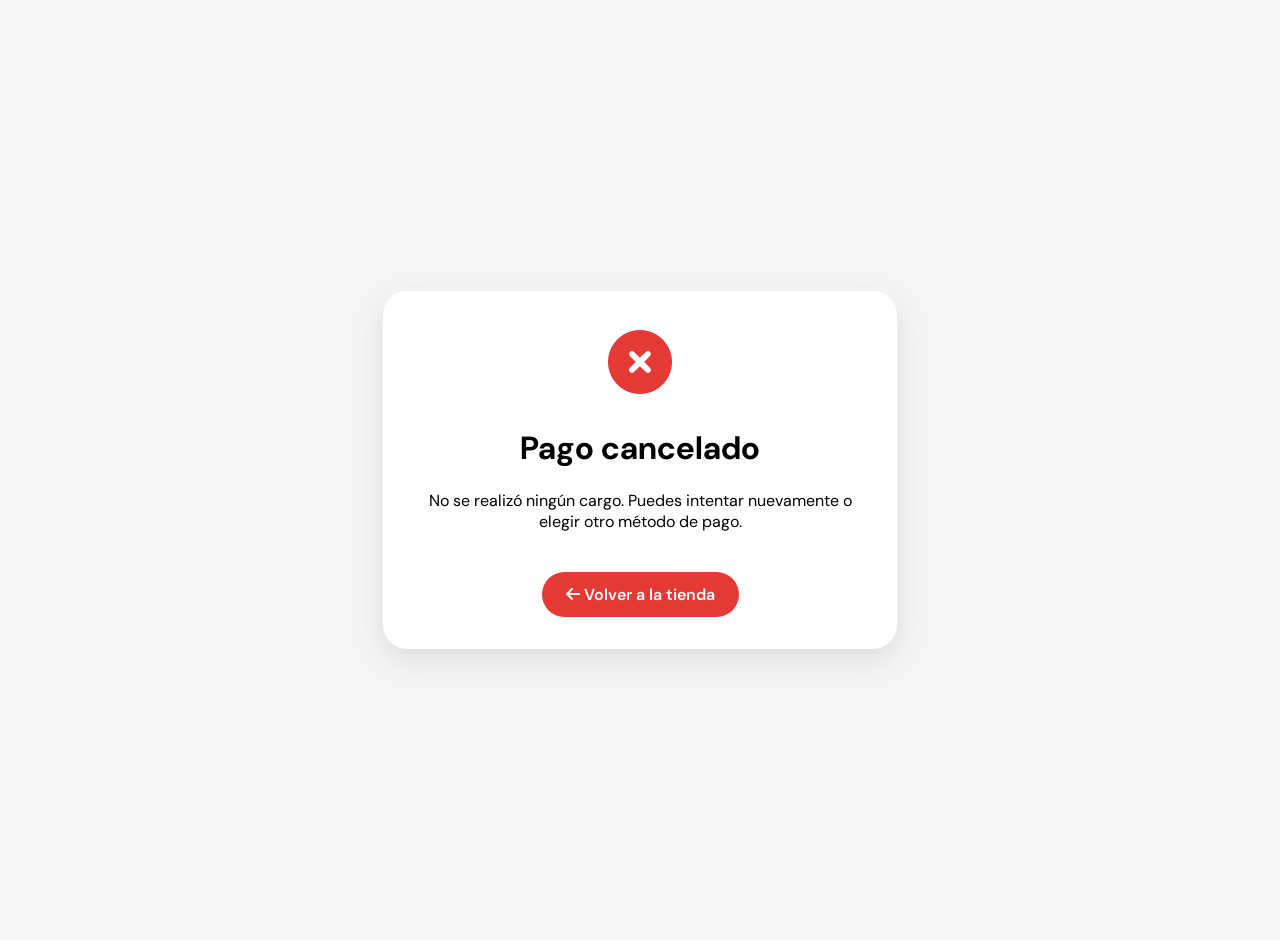
<file: pago-cancelado.html>
<!DOCTYPE html>
<html lang="es">

<head>
    <meta charset="UTF-8">
    <title>Pago cancelado - Granma Market</title>
    <link href="https://fonts.googleapis.com/css2?family=DM+Sans:wght@400;500;600&display=swap" rel="stylesheet">
    <link rel="stylesheet" href="https://cdnjs.cloudflare.com/ajax/libs/font-awesome/6.0.0/css/all.min.css">
    <style>
        body {
            font-family: 'DM Sans', sans-serif;
            background: #f5f5f7;
            display: flex;
            justify-content: center;
            align-items: center;
            min-height: 100vh;
            margin: 0;
            padding: 20px;
        }

        .card {
            background: white;
            border-radius: 24px;
            padding: 2rem;
            max-width: 450px;
            text-align: center;
            box-shadow: 0 10px 30px rgba(0, 0, 0, 0.1);
        }

        .cancel-icon {
            font-size: 4rem;
            color: #e53935;
            margin-bottom: 1rem;
        }

        .btn {
            display: inline-block;
            background: #e53935;
            color: white;
            padding: 12px 24px;
            border-radius: 40px;
            text-decoration: none;
            margin-top: 1.5rem;
            font-weight: 600;
        }
    </style>
</head>

<body>
    <div class="card">
        <div class="cancel-icon"><i class="fas fa-times-circle"></i></div>
        <h1>Pago cancelado</h1>
        <p>No se realizó ningún cargo. Puedes intentar nuevamente o elegir otro método de pago.</p>
        <a href="/" class="btn"><i class="fas fa-arrow-left"></i> Volver a la tienda</a>
    </div>
</body>

</html>
</file>
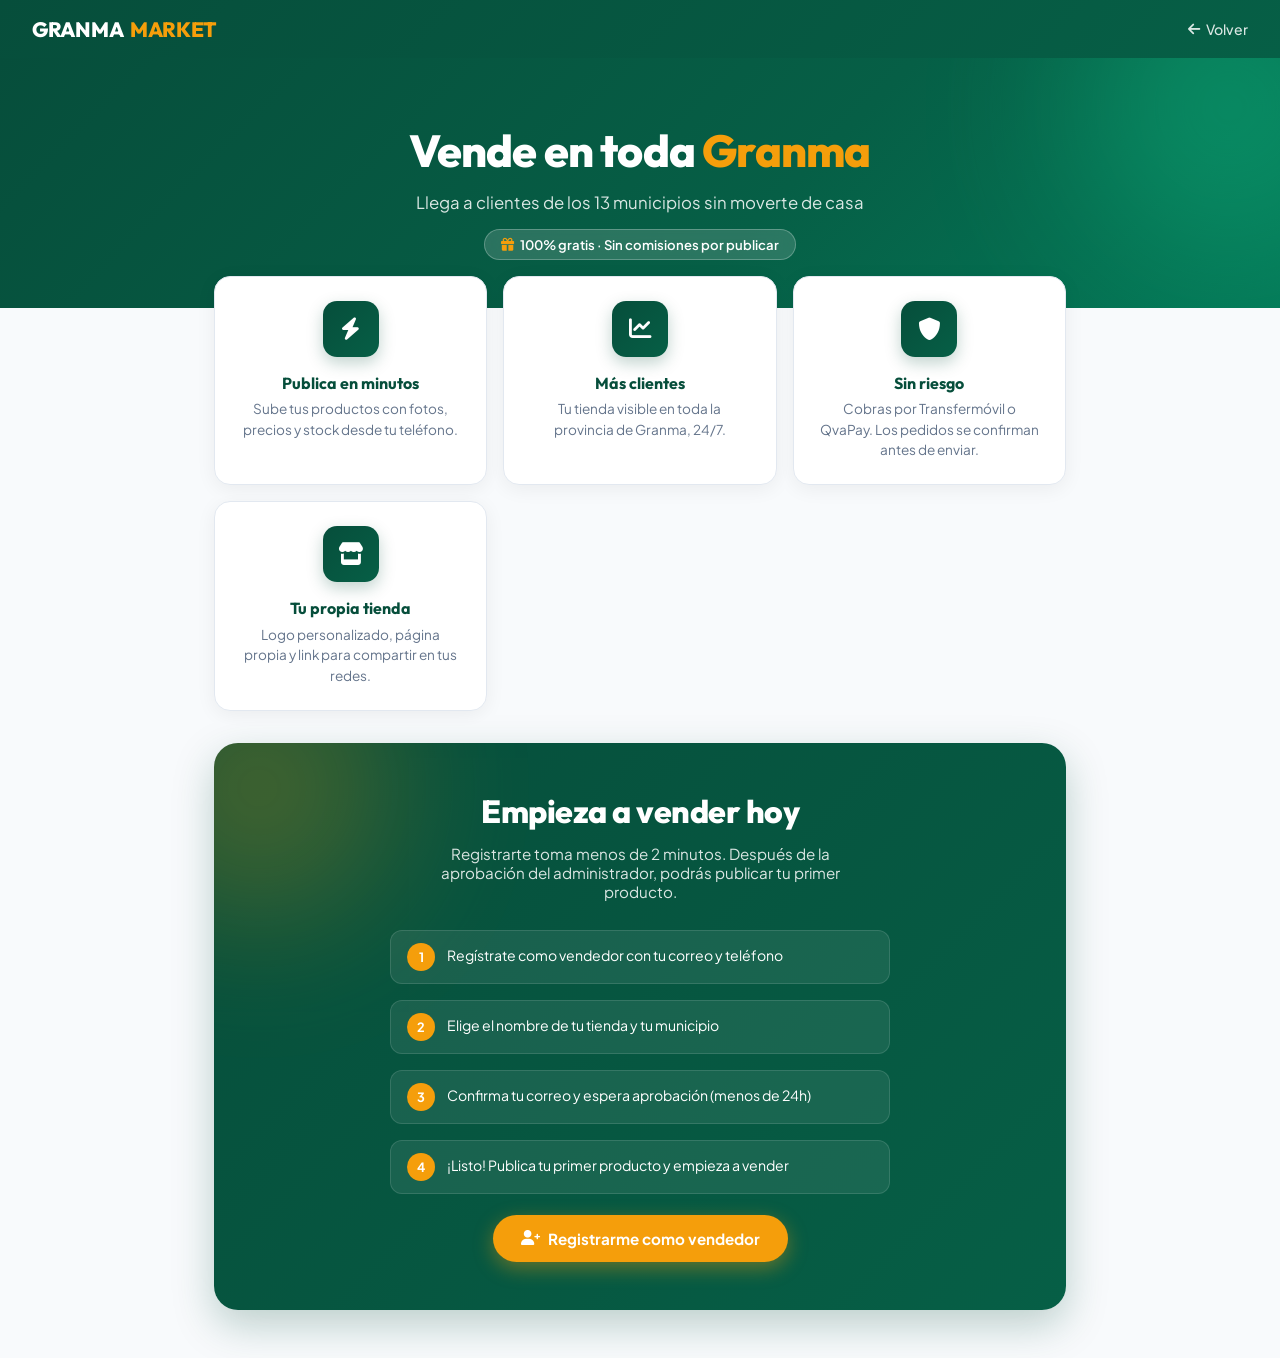
<file: vender.html>
<!DOCTYPE html>
<html lang="es">

<head>
    <meta charset="UTF-8">
    <meta name="viewport" content="width=device-width, initial-scale=1.0">
    <title>Vender en Granma Market</title>
    <link href="https://fonts.googleapis.com/css2?family=Outfit:wght@400;500;600;700;800;900&family=Plus+Jakarta+Sans:wght@400;500;600;700;800&display=swap" rel="stylesheet">
    <link rel="stylesheet" href="https://cdnjs.cloudflare.com/ajax/libs/font-awesome/6.0.0/css/all.min.css">
    <link rel="icon" href="data:image/svg+xml,<svg xmlns='http://www.w3.org/2000/svg' viewBox='0 0 100 100'><text y='.9em' font-size='90'>🛍️</text></svg>">
    <style>
        :root {
            --primary: #064e3b;
            --primary-light: #059669;
            --accent: #f59e0b;
            --whatsapp: #25d366;
            --bg: #f8fafc;
            --white: #ffffff;
            --text: #0f172a;
            --text-muted: #64748b;
            --border: #e2e8f0;
        }

        *, *::before, *::after { box-sizing: border-box; margin: 0; padding: 0; }

        body {
            background: var(--bg);
            color: var(--text);
            font-family: 'Plus Jakarta Sans', sans-serif;
            min-height: 100vh;
        }

        .navbar {
            background: linear-gradient(135deg, #064e3b 0%, #065f46 100%);
            padding: 1rem 2rem;
            display: flex;
            justify-content: space-between;
            align-items: center;
            box-shadow: 0 4px 20px rgba(6, 78, 59, 0.25);
        }

        .logo {
            color: var(--white);
            font-family: 'Outfit', sans-serif;
            font-size: 1.3rem;
            font-weight: 800;
            text-decoration: none;
            letter-spacing: -0.3px;
        }

        .logo span { color: var(--accent); margin-left: 4px; }

        .btn-back {
            color: rgba(255, 255, 255, 0.85);
            text-decoration: none;
            font-size: 0.88rem;
            display: flex;
            align-items: center;
            gap: 6px;
            font-weight: 500;
            transition: color 0.2s;
        }

        .btn-back:hover { color: var(--white); }

        .page-hero {
            background: linear-gradient(135deg, #064e3b 0%, #065f46 60%, #047857 100%);
            padding: 4rem 2rem 3rem;
            text-align: center;
            color: var(--white);
            position: relative;
            overflow: hidden;
        }

        .page-hero::before {
            content: '';
            position: absolute;
            top: -100px;
            right: -100px;
            width: 300px;
            height: 300px;
            background: #10b981;
            border-radius: 50%;
            filter: blur(80px);
            opacity: 0.4;
        }

        .page-hero h1 {
            font-family: 'Outfit', sans-serif;
            font-size: clamp(1.8rem, 5vw, 2.8rem);
            font-weight: 800;
            margin-bottom: 0.8rem;
            letter-spacing: -0.8px;
            position: relative;
            z-index: 1;
        }

        .page-hero h1 em {
            color: var(--accent);
            font-style: normal;
        }

        .page-hero p {
            opacity: 0.85;
            font-size: 1.05rem;
            max-width: 500px;
            margin: 0 auto;
            position: relative;
            z-index: 1;
        }

        .gratis-badge {
            display: inline-flex;
            align-items: center;
            gap: 6px;
            background: rgba(255, 255, 255, 0.15);
            color: var(--white);
            border: 1px solid rgba(255, 255, 255, 0.25);
            padding: 6px 16px;
            border-radius: 30px;
            font-size: 0.82rem;
            font-weight: 600;
            margin-top: 1rem;
            backdrop-filter: blur(10px);
            position: relative;
            z-index: 1;
        }

        .gratis-badge i { color: var(--accent); }

        .container {
            max-width: 900px;
            margin: -2rem auto 3rem;
            padding: 0 1.5rem;
            position: relative;
            z-index: 2;
        }

        .benefits {
            display: grid;
            grid-template-columns: repeat(auto-fit, minmax(220px, 1fr));
            gap: 1rem;
            margin-bottom: 2rem;
        }

        .benefit-card {
            background: var(--white);
            border-radius: 16px;
            padding: 1.5rem;
            text-align: center;
            box-shadow: 0 4px 20px rgba(0, 0, 0, 0.06);
            border: 1px solid var(--border);
            transition: transform 0.2s, box-shadow 0.2s;
        }

        .benefit-card:hover {
            transform: translateY(-3px);
            box-shadow: 0 8px 30px rgba(0, 0, 0, 0.1);
        }

        .benefit-icon {
            width: 56px;
            height: 56px;
            background: linear-gradient(135deg, #064e3b 0%, #065f46 100%);
            border-radius: 14px;
            display: flex;
            align-items: center;
            justify-content: center;
            color: var(--white);
            font-size: 1.4rem;
            margin: 0 auto 1rem;
            box-shadow: 0 6px 16px rgba(6, 78, 59, 0.25);
        }

        .benefit-card h3 {
            font-family: 'Outfit', sans-serif;
            font-size: 1rem;
            font-weight: 700;
            color: var(--primary);
            margin-bottom: 0.4rem;
        }

        .benefit-card p {
            font-size: 0.85rem;
            color: var(--text-muted);
            line-height: 1.5;
        }

        .cta-card {
            background: linear-gradient(135deg, #064e3b 0%, #065f46 100%);
            border-radius: 24px;
            padding: 3rem 2rem;
            text-align: center;
            color: var(--white);
            box-shadow: 0 15px 40px rgba(6, 78, 59, 0.25);
            position: relative;
            overflow: hidden;
        }

        .cta-card::before {
            content: '';
            position: absolute;
            top: -80px;
            left: -80px;
            width: 250px;
            height: 250px;
            background: #f59e0b;
            border-radius: 50%;
            filter: blur(80px);
            opacity: 0.3;
        }

        .cta-card h2 {
            font-family: 'Outfit', sans-serif;
            font-size: clamp(1.4rem, 4vw, 2rem);
            font-weight: 800;
            margin-bottom: 0.8rem;
            letter-spacing: -0.5px;
            position: relative;
            z-index: 1;
        }

        .cta-card p {
            opacity: 0.85;
            font-size: 0.95rem;
            margin-bottom: 1.8rem;
            max-width: 450px;
            margin-left: auto;
            margin-right: auto;
            position: relative;
            z-index: 1;
        }

        .btn-cta {
            display: inline-flex;
            align-items: center;
            gap: 8px;
            background: var(--accent);
            color: var(--white);
            padding: 14px 28px;
            border-radius: 50px;
            text-decoration: none;
            font-weight: 700;
            font-size: 0.95rem;
            transition: all 0.2s;
            box-shadow: 0 6px 20px rgba(245, 158, 11, 0.4);
            position: relative;
            z-index: 1;
        }

        .btn-cta:hover {
            transform: translateY(-2px);
            box-shadow: 0 10px 30px rgba(245, 158, 11, 0.5);
        }

        .steps-list {
            display: flex;
            flex-direction: column;
            gap: 1rem;
            margin-top: 1.5rem;
            text-align: left;
            max-width: 500px;
            margin-left: auto;
            margin-right: auto;
            position: relative;
            z-index: 1;
        }

        .step-item {
            display: flex;
            align-items: flex-start;
            gap: 12px;
            background: rgba(255, 255, 255, 0.08);
            padding: 12px 16px;
            border-radius: 12px;
            border: 1px solid rgba(255, 255, 255, 0.12);
        }

        .step-num {
            width: 28px;
            height: 28px;
            background: var(--accent);
            color: var(--white);
            border-radius: 50%;
            display: flex;
            align-items: center;
            justify-content: center;
            font-size: 0.8rem;
            font-weight: 700;
            flex-shrink: 0;
        }

        .step-text {
            font-size: 0.88rem;
            line-height: 1.4;
            padding-top: 3px;
        }

        @media (max-width: 600px) {
            .navbar { padding: 0.9rem 1rem; }
            .logo { font-size: 1.1rem; }
            .page-hero { padding: 2.5rem 1.5rem 2rem; }
            .container { padding: 0 1rem; margin-top: -1.5rem; }
            .cta-card { padding: 2rem 1.5rem; border-radius: 18px; }
        }
    </style>
</head>

<body>

    <nav class="navbar">
        <a href="index.html" class="logo">GRANMA <span>MARKET</span></a>
        <a href="index.html" class="btn-back">
            <i class="fas fa-arrow-left"></i> Volver
        </a>
    </nav>

    <div class="page-hero">
        <h1>Vende en toda <em>Granma</em></h1>
        <p>Llega a clientes de los 13 municipios sin moverte de casa</p>
        <div class="gratis-badge">
            <i class="fas fa-gift"></i> 100% gratis · Sin comisiones por publicar
        </div>
    </div>

    <div class="container">

        <!-- Beneficios -->
        <div class="benefits">
            <div class="benefit-card">
                <div class="benefit-icon"><i class="fas fa-bolt"></i></div>
                <h3>Publica en minutos</h3>
                <p>Sube tus productos con fotos, precios y stock desde tu teléfono.</p>
            </div>
            <div class="benefit-card">
                <div class="benefit-icon"><i class="fas fa-chart-line"></i></div>
                <h3>Más clientes</h3>
                <p>Tu tienda visible en toda la provincia de Granma, 24/7.</p>
            </div>
            <div class="benefit-card">
                <div class="benefit-icon"><i class="fas fa-shield-alt"></i></div>
                <h3>Sin riesgo</h3>
                <p>Cobras por Transfermóvil o QvaPay. Los pedidos se confirman antes de enviar.</p>
            </div>
            <div class="benefit-card">
                <div class="benefit-icon"><i class="fas fa-store"></i></div>
                <h3>Tu propia tienda</h3>
                <p>Logo personalizado, página propia y link para compartir en tus redes.</p>
            </div>
        </div>

        <!-- CTA -->
        <div class="cta-card">
            <h2>Empieza a vender hoy</h2>
            <p>Registrarte toma menos de 2 minutos. Después de la aprobación del administrador, podrás publicar tu primer producto.</p>

            <div class="steps-list">
                <div class="step-item">
                    <div class="step-num">1</div>
                    <div class="step-text">Regístrate como vendedor con tu correo y teléfono</div>
                </div>
                <div class="step-item">
                    <div class="step-num">2</div>
                    <div class="step-text">Elige el nombre de tu tienda y tu municipio</div>
                </div>
                <div class="step-item">
                    <div class="step-num">3</div>
                    <div class="step-text">Confirma tu correo y espera aprobación (menos de 24h)</div>
                </div>
                <div class="step-item">
                    <div class="step-num">4</div>
                    <div class="step-text">¡Listo! Publica tu primer producto y empieza a vender</div>
                </div>
            </div>

            <br>
            <a href="index.html?vender=1" class="btn-cta">
                <i class="fas fa-user-plus"></i> Registrarme como vendedor
            </a>
        </div>

    </div>

    <script>
        // Si alguien llega con el botón "Ser vendedor" desde vender.html,
        // al ir a index.html se abrirá el modal de auth con rol vendedor preseleccionado.
    </script>

</body>

</html>
</file>
